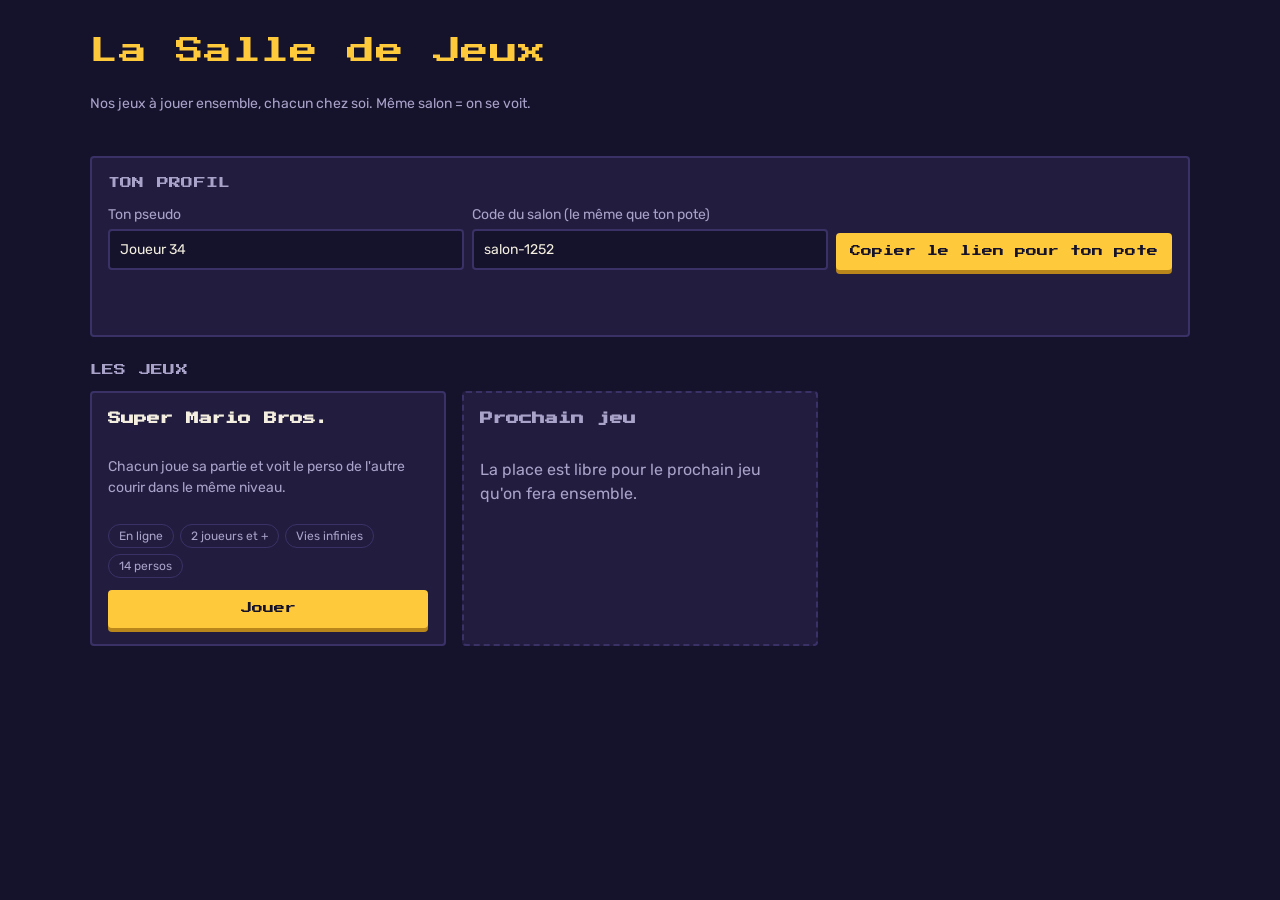
<file: index.html>
<!doctype html>
<html lang="fr">
<head>
<meta charset="utf-8">
<meta name="viewport" content="width=device-width, initial-scale=1, viewport-fit=cover">
<title>La Salle de Jeux</title>
<link rel="preconnect" href="https://fonts.googleapis.com">
<link rel="stylesheet" href="https://fonts.googleapis.com/css2?family=Press+Start+2P&family=Rubik:wght@400;500&display=swap">
<link rel="stylesheet" href="commun/style.css">
<style>
  header { display: grid; gap: 8px; padding-block: 8px 4px; }
  .jeux { display: grid; grid-template-columns: repeat(auto-fill, minmax(280px, 1fr)); gap: 16px; }
  .carte { display: grid; gap: 12px; align-content: start; }
  .carte h3 { font-family: var(--pixel); font-size: 13px; line-height: 1.6; margin: 0; }
  .etiquettes { display: flex; flex-wrap: wrap; gap: 6px; }
  .etiquettes span { font-size: 12px; border: 1px solid var(--bord); border-radius: 99px; padding: 2px 10px; color: var(--doux); }
  .bientot { border-style: dashed; color: var(--doux); }
  #copie { min-height: 1.5em; }
</style>
</head>
<body>
<div class="page">
  <header>
    <h1>La Salle de Jeux</h1>
    <p class="doux">Nos jeux à jouer ensemble, chacun chez soi. Même salon = on se voit.</p>
  </header>

  <section class="panneau" aria-labelledby="t-profil">
    <h2 id="t-profil">Ton profil</h2>
    <div class="ligne">
      <label>Ton pseudo <input type="text" id="pseudo" maxlength="16" autocomplete="nickname"></label>
      <label>Code du salon (le même que ton pote) <input type="text" id="salon" maxlength="30"></label>
      <button id="inviter" type="button">Copier le lien pour ton pote</button>
    </div>
    <p class="doux" id="copie" aria-live="polite"></p>
  </section>

  <section aria-labelledby="t-jeux">
    <h2 id="t-jeux">Les jeux</h2>
    <div class="jeux">
      <article class="panneau carte">
        <h3>Super Mario Bros.</h3>
        <p class="doux">Chacun joue sa partie et voit le perso de l'autre courir dans le même niveau.</p>
        <div class="etiquettes"><span>En ligne</span><span>2 joueurs et +</span><span>Vies infinies</span><span>14 persos</span></div>
        <a class="bouton" href="jeux/smb/?v=8">Jouer</a>
      </article>
      <article class="panneau carte bientot">
        <h3>Prochain jeu</h3>
        <p>La place est libre pour le prochain jeu qu'on fera ensemble.</p>
      </article>
    </div>
  </section>
</div>
<script type="module">
  import { pseudo, salon, changerPseudo, changerSalon, lienInvitation } from "./commun/salle.js";
  const champPseudo = document.getElementById("pseudo");
  const champSalon = document.getElementById("salon");
  champPseudo.value = pseudo();
  champSalon.value = salon();
  champPseudo.addEventListener("change", () => (champPseudo.value = changerPseudo(champPseudo.value)));
  champSalon.addEventListener("change", () => (champSalon.value = changerSalon(champSalon.value)));
  document.getElementById("inviter").addEventListener("click", async () => {
    const lien = lienInvitation();
    const info = document.getElementById("copie");
    try {
      await navigator.clipboard.writeText(lien);
      info.textContent = "Lien copié ! Envoie-le à ton pote : " + lien;
    } catch {
      info.textContent = "Envoie ce lien à ton pote : " + lien;
    }
  });
</script>
</body>
</html>
</file>
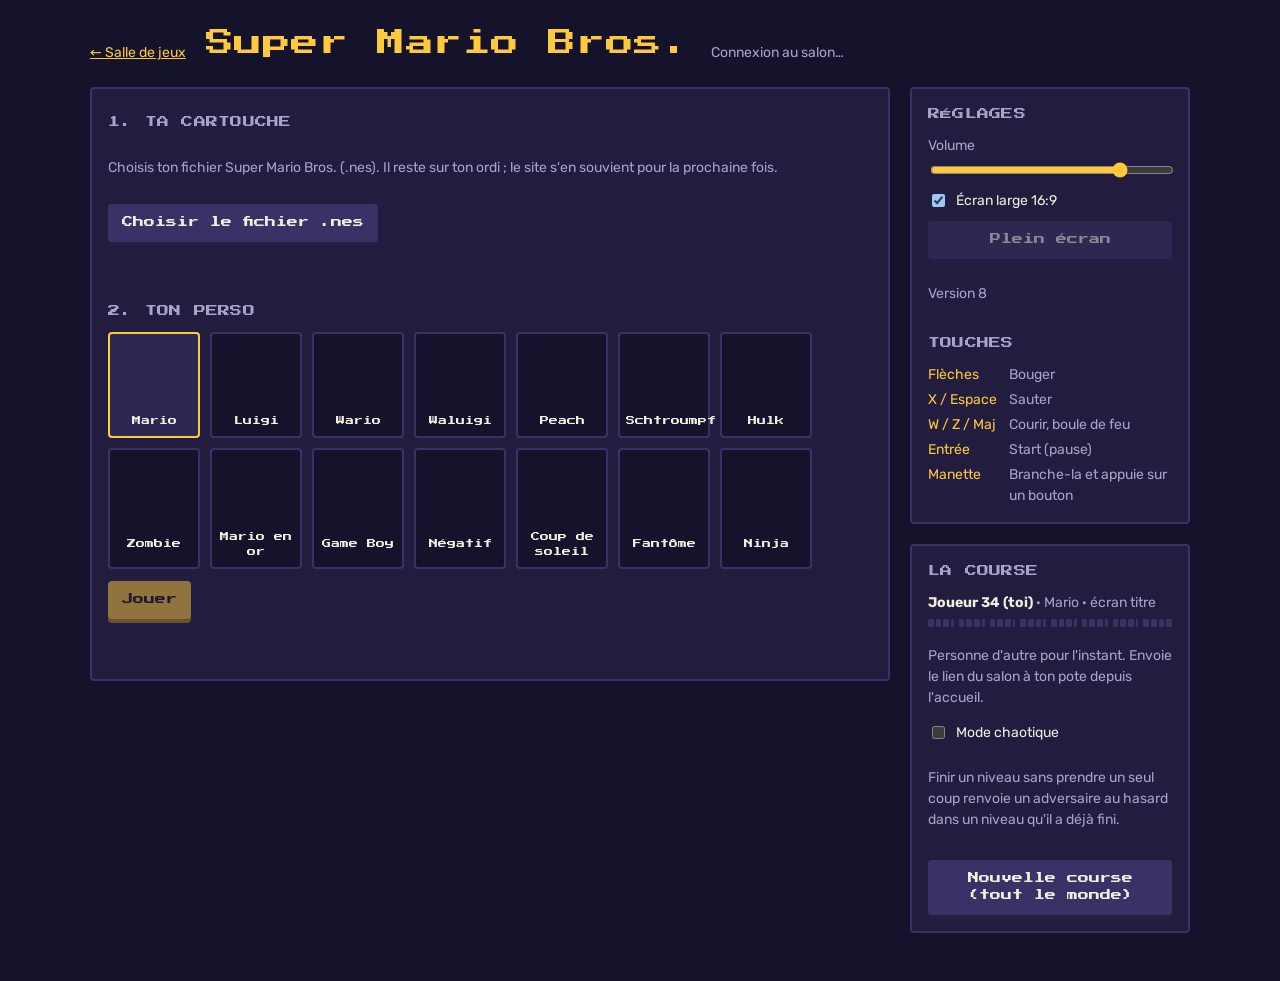
<file: jeux/smb/index.html>
<!doctype html>
<html lang="fr">
<head>
<meta charset="utf-8">
<meta name="viewport" content="width=device-width, initial-scale=1, viewport-fit=cover">
<title>Super Mario Bros. · La Salle de Jeux</title>
<link rel="preconnect" href="https://fonts.googleapis.com">
<link rel="stylesheet" href="https://fonts.googleapis.com/css2?family=Press+Start+2P&family=Rubik:wght@400;500&display=swap">
<link rel="stylesheet" href="../../commun/style.css?v=8">
<style>
  .entete { display: flex; flex-wrap: wrap; gap: 8px 20px; align-items: baseline; }
  .entete a { font-size: 14px; }
  .grille { display: grid; grid-template-columns: minmax(0, 1fr) 280px; gap: 20px; align-items: start; }
  @media (max-width: 820px) { .grille { grid-template-columns: minmax(0, 1fr); } }
  .ecran { position: relative; width: 100%; aspect-ratio: 256 / 240; background: #000; border: 2px solid var(--bord); border-radius: 4px; }
  /* bandeau du mode chaotique, par-dessus le jeu */
  .annonce {
    position: absolute; top: 12%; left: 50%; transform: translateX(-50%); width: max-content; max-width: 90%;
    padding: 10px 14px; background: rgb(0 0 0 / 0.8); color: var(--or); border: 2px solid var(--cerise); border-radius: 4px;
    font: 11px/1.7 var(--pixel); text-align: center; pointer-events: none;
  }
  .ecran.large { aspect-ratio: 16 / 9; }
  .ecran:fullscreen { aspect-ratio: auto; border: 0; border-radius: 0; }
  /* jsnes donne une taille fixe au canvas : on le laisse remplir l'écran (étiré en 16:9, proportions d'origine sinon) */
  .ecran canvas { display: block; width: 100% !important; height: 100% !important; object-fit: contain; }
  .ecran.large canvas { object-fit: fill; }
  .options { display: grid; gap: 10px; margin-bottom: 16px; }
  .options label.case { display: flex; gap: 8px; align-items: center; color: var(--texte); }
  .options input[type="range"] { width: 100%; accent-color: var(--or); }
  #reglages { display: grid; gap: 12px; justify-items: start; }
  #reglages h2 { margin: 8px 0 0; }
  .persos { display: flex; flex-wrap: wrap; gap: 10px; }
  .persos button {
    display: grid; justify-items: center; gap: 6px; width: 92px; padding: 10px 6px 8px;
    background: var(--fond); color: var(--texte); border: 2px solid var(--bord); box-shadow: none; font-size: 9px;
  }
  .persos button[aria-pressed="true"] { border-color: var(--or); background: #2e2752; }
  .persos canvas { width: 32px; height: 64px; image-rendering: pixelated; }
  .colonne { display: grid; gap: 20px; align-content: start; }
  #joueurs { list-style: none; margin: 0 0 12px; padding: 0; display: grid; gap: 14px; font-size: 14px; }
  /* 32 cases = les 32 niveaux, regroupées par monde */
  .piste { display: grid; grid-template-columns: repeat(32, 1fr); gap: 2px; margin: 6px 0 4px; }
  .piste i { height: 8px; background: var(--bord); border-radius: 1px; }
  .piste i:nth-child(4n):not(:last-child) { margin-right: 3px; }
  .piste .fait { background: var(--c); }
  .piste .ici { background: var(--c); box-shadow: 0 0 0 2px var(--or); }
  .fini { color: var(--or); font-weight: 500; }
  #info-course:empty { display: none; }
  dl { display: grid; grid-template-columns: auto 1fr; gap: 4px 12px; margin: 0; font-size: 14px; }
  dt { color: var(--or); }
  dd { margin: 0; color: var(--doux); }
  #erreur { color: var(--cerise); }
</style>
</head>
<body>
<div class="page">
  <header class="entete">
    <a href="../../">← Salle de jeux</a>
    <h1>Super Mario Bros.</h1>
    <span class="doux" id="statut">Connexion au salon…</span>
  </header>

  <div class="grille">
    <div>
      <div id="ecran" class="ecran" hidden><div id="annonce" class="annonce" role="status" hidden></div></div>
      <section id="reglages" class="panneau">
        <h2>1. Ta cartouche</h2>
        <p class="doux">Choisis ton fichier Super Mario Bros. (.nes). Il reste sur ton ordi ; le site s'en souvient pour la prochaine fois.</p>
        <button class="secondaire" id="choisir" type="button">Choisir le fichier .nes</button>
        <input type="file" id="fichier" accept=".nes" hidden>
        <p id="rom-info" class="doux" aria-live="polite"></p>
        <h2>2. Ton perso</h2>
        <div class="persos" id="persos" role="group" aria-label="Choix du perso"></div>
        <button id="jouer" type="button" disabled>Jouer</button>
        <p id="erreur" role="alert"></p>
      </section>
    </div>

    <div class="colonne">
    <aside class="panneau">
      <h2>Réglages</h2>
      <div class="options">
        <label>Volume <input type="range" id="volume" min="0" max="100"></label>
        <label class="case"><input type="checkbox" id="large"> Écran large 16:9</label>
        <button class="secondaire" id="plein-ecran" type="button" disabled>Plein écran</button>
        <p class="doux" id="vitesse">Version 8</p>
      </div>
      <h2>Touches</h2>
      <dl>
        <dt>Flèches</dt><dd>Bouger</dd>
        <dt>X / Espace</dt><dd>Sauter</dd>
        <dt>W / Z / Maj</dt><dd>Courir, boule de feu</dd>
        <dt>Entrée</dt><dd>Start (pause)</dd>
        <dt>Manette</dt><dd>Branche-la et appuie sur un bouton</dd>
      </dl>
    </aside>
    <section class="panneau" aria-labelledby="t-course">
      <h2 id="t-course">La course</h2>
      <ul id="joueurs"></ul>
      <p class="doux" id="seul">Personne d'autre pour l'instant. Envoie le lien du salon à ton pote depuis l'accueil.</p>
      <p class="doux" id="info-course" aria-live="polite"></p>
      <div class="options">
        <label class="case"><input type="checkbox" id="chaos"> Mode chaotique</label>
        <p class="doux">Finir un niveau sans prendre un seul coup renvoie un adversaire au hasard dans un niveau qu'il a déjà fini.</p>
      </div>
      <button class="secondaire" id="reset" type="button">Nouvelle course (tout le monde)</button>
    </section>
    </div>
  </div>
</div>

<script src="../../vendor/jsnes.min.js"></script>
<script src="../../vendor/mqtt.min.js"></script>
<script type="module">
  // ?v= : GitHub Pages laisse les fichiers 10 min en cache ; changer le numéro force le rechargement après une mise à jour
  import { PERSOS, lireRom, recolorer, tempsEnSecondes, passerEnPal, viesInfinies, lireEtat, cameraX, couleursDe, dessinerSprites, MARIO_DEBOUT, teleporter } from "./jeu.js?v=8";
  import { rejoindre, salon, pseudo } from "../../commun/salle.js?v=8";

  const $ = (id) => document.getElementById(id);
  const PALETTE = new jsnes.NES().ppu.palTable.curTable;
  const C = jsnes.Controller;
  const TOUCHES = {
    37: [1, C.BUTTON_LEFT], 38: [1, C.BUTTON_UP], 39: [1, C.BUTTON_RIGHT], 40: [1, C.BUTTON_DOWN],
    88: [1, C.BUTTON_A], 32: [1, C.BUTTON_A],
    87: [1, C.BUTTON_B], 90: [1, C.BUTTON_B], 16: [1, C.BUTTON_B],
    13: [1, C.BUTTON_START], 17: [1, C.BUTTON_SELECT],
  };

  const memoire = {
    lire(cle) { try { return localStorage.getItem(cle); } catch { return null; } },
    ecrire(cle, v) { try { localStorage.setItem(cle, v); } catch {} },
  };

  let rom = null;
  let perso = PERSOS[memoire.lire("smb-perso")] ? memoire.lire("smb-perso") : "mario";
  let nes = null;

  // --- La ROM, gardée dans le navigateur ---
  function prendreRom(octets, nom) {
    const r = lireRom(octets, nom);
    if (!r) {
      $("rom-info").textContent = "Ce fichier n'est pas Super Mario Bros. (NES). Essaie un autre .nes.";
      return false;
    }
    rom = r;
    $("rom-info").textContent = `✓ ${nom || "Super Mario Bros."} · version ${r.pal ? "européenne (50 Hz)" : "américaine (60 Hz)"}`;
    $("choisir").textContent = "Changer de fichier";
    $("jouer").disabled = false;
    afficherPersos();
    return true;
  }
  $("choisir").addEventListener("click", () => $("fichier").click());
  $("fichier").addEventListener("change", async () => {
    const f = $("fichier").files[0];
    if (!f) return;
    const octets = new Uint8Array(await f.arrayBuffer());
    if (prendreRom(octets, f.name)) {
      memoire.ecrire("smb-rom", btoa(String.fromCharCode(...octets)));
      memoire.ecrire("smb-rom-nom", f.name);
    }
  });
  try {
    const b64 = memoire.lire("smb-rom");
    if (b64) prendreRom(Uint8Array.from(atob(b64), (c) => c.charCodeAt(0)), memoire.lire("smb-rom-nom") || "");
  } catch {
    // ROM enregistrée abîmée : on redemandera le fichier
  }

  // --- Choix du perso ---
  function afficherPersos() {
    $("persos").replaceChildren(...Object.entries(PERSOS).map(([cle, p]) => {
      const bouton = document.createElement("button");
      bouton.type = "button";
      bouton.setAttribute("aria-pressed", cle === perso);
      const toile = document.createElement("canvas");
      toile.width = 16;
      toile.height = 32;
      if (rom) dessinerSprites(toile.getContext("2d"), rom.chr, couleursDe({ perso: cle }, PALETTE), MARIO_DEBOUT, 0);
      bouton.append(toile, p.nom);
      bouton.addEventListener("click", () => {
        perso = cle;
        memoire.ecrire("smb-perso", cle);
        afficherPersos();
      });
      return bouton;
    }));
  }
  afficherPersos();

  let ram = null; // mémoire de la NES (change à chaque rechargement de la ROM)

  // --- La course : chrono et morts, du Start sur l'écran titre jusqu'à la hache du château 8-4 ---
  const nouvelleCourse = () => ({
    enCours: false, images: 0, morts: 0, fini: null, vies: 0, modeAvant: 0,
    // mode chaotique : niveau en cours, sans coup pris jusqu'ici ?, taille de Mario, niveaux finis, renvoi en attente
    niveau: null, parfait: true, statut: 0, termines: new Set(), tp: null,
  });
  let course = nouvelleCourse();
  const ips = () => (rom?.pal ? 50.007 : 60.098);
  const nomNiveau = (n) => `${(n >> 2) + 1}-${(n & 3) + 1}`;
  function suivreCourse() {
    const mode = ram[0x770]; // 0 écran titre, 1 en jeu, 2 victoire (hache touchée)
    // départ = Start sur l'écran titre (0 → 1) ; au démarrage de la console, la mémoire vaut n'importe quoi
    if (mode === 1 && course.modeAvant === 0 && course.fini === null) Object.assign(course, { enCours: true, images: 0, morts: 0 });
    if (course.enCours && course.fini === null) {
      course.images++;
      if (mode === 1 && course.modeAvant === 1 && ram[0x75a] === course.vies - 1) {
        course.morts++;
        course.parfait = false;
      }
      if (mode === 2 && ram[0x75f] === 7) { // hache du monde 8 = fin du jeu
        course.fini = course.images / ips();
        finNiveau(31);
      }
    }
    if (mode === 1 && course.modeAvant === 1) suivreChaos();
    course.modeAvant = mode;
    viesInfinies(ram);
    course.vies = ram[0x75a];
  }

  // --- Mode chaotique : un niveau fini sans prendre un coup renvoie un adversaire en arrière ---
  function suivreChaos() {
    const statut = ram[0x756]; // 0 petit, 1 grand, 2 fleur de feu
    if (statut < course.statut) course.parfait = false; // rapetissé = coup pris (une mort le remet aussi à 0)
    course.statut = statut;
    const niveau = Math.min(31, ram[0x75f] * 4 + ram[0x75c]);
    if (course.niveau !== null && niveau !== course.niveau) {
      if (niveau > course.niveau) finNiveau(course.niveau); // en avant : drapeau, hache ou tuyau de raccourci
      course.parfait = true; // nouveau niveau (ou renvoi en arrière) : on repart à zéro
    }
    course.niveau = niveau;
    // un renvoi reçu attend que le joueur ait la main (pas en plein tuyau, drapeau ou pause)
    if (course.tp !== null && ram[0x772] === 3 && ram[0x0e] === 8 && ram[0x776] === 0) {
      teleporter(ram, rom, course.tp);
      course.tp = null;
    }
  }
  function finNiveau(n) {
    course.termines.add(n);
    if (!$("chaos").checked || !course.parfait) return;
    const cibles = [...potes].filter(([, p]) => Date.now() - p.vu < 3000 && p.niveau !== null).map(([id]) => id);
    if (!cibles.length) return annoncer(`Niveau ${nomNiveau(n)} parfait ! Mais personne à renvoyer.`);
    const id = cibles[Math.floor(Math.random() * cibles.length)];
    reseau.envoyer({ tp: id, niveau: n }, true);
    annoncer(`Niveau ${nomNiveau(n)} parfait ! ${potes.get(id).pseudo} est renvoyé en arrière !`);
  }
  function subirChaos(m, par) {
    const n = entier(m.niveau, 31);
    const exploit = `${par} a fini le ${n === null ? "niveau" : nomNiveau(n)} sans un coup`;
    if (m.tp !== reseau.id) return annoncer(`${exploit} : ${potes.get(m.tp)?.pseudo ?? "quelqu'un"} est renvoyé en arrière !`);
    if (!$("chaos").checked || !nes || !rom.zones || course.niveau === null) return;
    const choix = [...course.termines].filter((t) => t < course.niveau);
    if (!choix.length) return annoncer(`${exploit}… mais tu n'as encore rien fini : tu t'en sors !`);
    course.tp = choix[Math.floor(Math.random() * choix.length)];
    annoncer(`${exploit} : retour au ${nomNiveau(course.tp)} pour toi !`);
  }
  function changerChaos(actif, par) {
    if ($("chaos").checked === actif) return;
    $("chaos").checked = actif;
    annoncer(`${par} a ${actif ? "activé" : "désactivé"} le mode chaotique.`);
  }
  $("chaos").addEventListener("change", () => {
    reseau.envoyer({ modeChaos: $("chaos").checked }, true);
    annoncer(`Tu as ${$("chaos").checked ? "activé" : "désactivé"} le mode chaotique pour tout le monde.`);
  });

  // Message important : dans le panneau de la course et en bandeau sur le jeu pendant 5 s
  let finAnnonce;
  function annoncer(texte) {
    $("info-course").textContent = texte;
    $("annonce").textContent = texte;
    $("annonce").hidden = false;
    clearTimeout(finAnnonce);
    finAnnonce = setTimeout(() => ($("annonce").hidden = true), 5000);
  }
  function infosCourse() {
    const enJeu = nes && (ram[0x770] === 1 || ram[0x770] === 2);
    return {
      niveau: enJeu ? Math.min(31, ram[0x75f] * 4 + ram[0x75c]) : null,
      morts: course.morts,
      chrono: course.enCours ? Math.round(course.images / ips()) : null,
      fini: course.fini === null ? null : Math.round(course.fini),
    };
  }

  // --- En ligne : le perso des potes ---
  // Interpolation à tampon (« snapshot interpolation ») : chaque pote est affiché avec un petit retard
  // constant, ajusté à la gigue du réseau, et on glisse entre ses images reçues. Le pote envoie
  // toutes ses images (7 par message) : animation complète, sans à-coups.
  const potes = new Map(); // id → infos du pote + tampon de ses images
  // heure de l'image affichée : l'horloge du jeu (pile 20 ms par image) une fois lancé, pour un pas régulier
  let horloge = () => performance.now();
  const entier = (v, max) => (Number.isInteger(v) && v >= 0 && v <= max ? v : null);
  function recevoirMessage(m) {
    const nom = String(m.pseudo).slice(0, 16);
    if (m.reset === true) return recommencer(nom);
    if (typeof m.modeChaos === "boolean") return changerChaos(m.modeChaos, nom);
    if (typeof m.tp === "string") return subirChaos(m, nom);
    if (!potes.has(m.id) && $("chaos").checked) reseau.envoyer({ modeChaos: true }, true); // un nouveau venu se met au diapason
    const p = potes.get(m.id) ?? { tampon: [], gigue: 0 };
    Object.assign(p, {
      pseudo: nom,
      perso: m.perso,
      vu: Date.now(),
      niveau: entier(m.niveau, 31),
      morts: entier(m.morts, 1e5) ?? 0,
      chrono: entier(m.chrono, 1e7),
      fini: entier(m.fini, 1e7),
    });
    if (Array.isArray(m.etats)) recevoirEtats(p, m.etats.slice(0, 12));
    potes.set(m.id, p);
  }
  const reseau = rejoindre("smb", recevoirMessage);

  function recevoirEtats(p, etats) {
    for (const e of etats) {
      const dernier = p.tampon.at(-1);
      if (e && Number.isFinite(e.t) && (!dernier || e.t > dernier.t)) p.tampon.push(e);
    }
    if (p.tampon.length > 100) p.tampon.splice(0, p.tampon.length - 100);
    const dernier = p.tampon.at(-1);
    if (!dernier) return;
    const ecart = performance.now() - dernier.t; // notre horloge moins l'horloge de jeu du pote
    if (p.decalage === undefined || ecart < p.decalage || ecart - p.decalage > 1000) p.decalage = ecart; // 1er message, ou pote revenu d'une pause
    else p.decalage += 0.05; // suit lentement un réseau devenu plus lent
    p.gigue = Math.max(ecart - p.decalage, p.gigue * 0.995);
  }

  function ancre(e) {
    if (!Array.isArray(e?.spr) || !e.spr.length) return null;
    const spr = e.spr.slice(0, 8);
    const xs = spr.map((s) => (Array.isArray(s) ? s[0] | 0 : 0));
    const ys = spr.map((s) => (Array.isArray(s) ? s[1] | 0 : 0));
    return { x: Math.min(...xs), xMax: Math.max(...xs), y: Math.min(...ys) };
  }

  function etatAffiche(p) {
    const tampon = p.tampon;
    if (!tampon.length) return null;
    // retard d'affichage : la gigue mesurée + de quoi tenir jusqu'au message suivant (~140 ms d'images par message)
    // pour avoir toujours l'image suivante en réserve ; il varie en douceur
    const voulu = Math.min(600, p.gigue + 180);
    p.retard = (p.retard ?? voulu) + Math.max(-0.2, Math.min(2, voulu - (p.retard ?? voulu)));
    const cible = horloge() - p.decalage - p.retard;
    while (tampon.length > 2 && tampon[1].t <= cible) tampon.shift();
    const [a, b] = tampon;
    if (!b || cible <= a.t) return { etat: a, dx: 0, dy: 0 };
    const f = Math.min(1, (cible - a.t) / (b.t - a.t));
    const etat = f < 0.5 ? a : b;
    const pa = ancre(a);
    const pb = ancre(b);
    const pe = ancre(etat);
    // grand écart (mort, tuyau…) : pas de glissade, on se place directement
    if (!pa || !pb || !pe || Math.abs(pb.x - pa.x) > 48 || Math.abs(pb.y - pa.y) > 48) return { etat, dx: 0, dy: 0 };
    return { etat, dx: Math.round(pa.x + (pb.x - pa.x) * f - pe.x), dy: Math.round(pa.y + (pb.y - pa.y) * f - pe.y) };
  }

  function dessinerPotes(ctx) {
    const ici = lireEtat(ram).zone;
    if (!ici) return;
    const camX = cameraX(ram);
    ctx.font = "8px monospace";
    ctx.textAlign = "center";
    ctx.lineWidth = 2;
    ctx.strokeStyle = "#000";
    for (const p of potes.values()) {
      if (Date.now() - p.vu > 3000) continue;
      const vue = etatAffiche(p);
      const a = vue && vue.etat.zone === ici && ancre(vue.etat);
      if (!a) continue;
      dessinerSprites(ctx, rom.chr, couleursDe({ perso: p.perso, feu: vue.etat.feu }, PALETTE), vue.etat.spr, camX - vue.dx, vue.dy);
      const x = (a.x + a.xMax) / 2 + 4 - camX + vue.dx;
      ctx.fillStyle = "#fff";
      ctx.strokeText(p.pseudo, x, a.y + vue.dy - 3);
      ctx.fillText(p.pseudo, x, a.y + vue.dy - 3);
    }
  }

  // --- Nouvelle course pour tout le salon ---
  function chargerRom() {
    nes.loadROM(tempsEnSecondes(recolorer(rom, perso), rom.pal));
    if (rom.pal) passerEnPal(nes);
    ram = nes.cpu.mem;
  }
  function recommencer(par) {
    course = nouvelleCourse();
    if (nes) chargerRom();
    annoncer(`Nouvelle course lancée par ${par}.`);
  }
  $("reset").addEventListener("click", () => {
    if (!confirm("Relancer une nouvelle course pour tout le salon ? Tout le monde repart de l'écran titre, chronos et morts à zéro.")) return;
    reseau.envoyer({ reset: true }, true);
    recommencer("toi");
  });

  // --- Panneau de la course ---
  const duree = (s) => {
    const h = Math.floor(s / 3600);
    const min = Math.floor(s / 60) % 60;
    const sec = String(s % 60).padStart(2, "0");
    return h ? `${h}:${String(min).padStart(2, "0")}:${sec}` : `${min}:${sec}`;
  };
  // couleur de la piste : la tenue du perso, ou sa couleur la plus claire si la tenue est trop sombre (Ninja, Game Boy)
  const clarte = (rgb) => rgb.match(/\d+/g).reduce((s, v) => s + Number(v), 0);
  function couleurPiste(perso) {
    const couleurs = couleursDe({ perso }, PALETTE);
    return clarte(couleurs[0]) > 200 ? couleurs[0] : couleurs.reduce((a, b) => (clarte(b) > clarte(a) ? b : a));
  }
  function ligneJoueur(j) {
    const li = document.createElement("li");
    const nom = document.createElement("strong");
    nom.textContent = j.pseudo + (j.moi ? " (toi)" : "");
    const ou = document.createElement("span");
    ou.className = "doux";
    const niveau = j.niveau === null ? "écran titre" : `monde ${(j.niveau >> 2) + 1}-${(j.niveau & 3) + 1}`;
    ou.textContent = ` · ${PERSOS[j.perso]?.nom ?? "?"} · ${j.fini !== null ? "terminé !" : niveau}`;
    const piste = document.createElement("div");
    piste.className = "piste";
    piste.setAttribute("role", "img");
    piste.setAttribute("aria-label", `Progression : ${niveau}`);
    piste.style.setProperty("--c", couleurPiste(j.perso));
    for (let i = 0; i < 32; i++) {
      const c = piste.appendChild(document.createElement("i"));
      if (j.fini !== null || (j.niveau !== null && i < j.niveau)) c.className = "fait";
      else if (i === j.niveau) c.className = "ici";
    }
    const stats = document.createElement("div");
    const morts = `${j.morts} mort${j.morts > 1 ? "s" : ""}`;
    stats.className = j.fini !== null ? "fini" : "doux";
    stats.textContent = j.fini !== null ? `Terminé en ${duree(j.fini)} · ${morts}` : j.chrono !== null ? `${duree(j.chrono)} · ${morts}` : "";
    li.append(nom, ou, piste, stats);
    return li;
  }

  // Compteur de vitesse visible : pour vérifier d'un coup d'œil que le jeu ne s'emballe pas
  const VERSION = 8;
  let images = 0;
  setInterval(() => {
    if (nes) $("vitesse").textContent = `Version ${VERSION} · ${images} images/s (normal : ${rom.pal ? 50 : 60})`;
    images = 0;
  }, 1000);

  setInterval(() => {
    for (const [id, p] of potes) if (Date.now() - p.vu > 5000) potes.delete(id);
    if (!nes) reseau.envoyer({ perso, ...infosCourse() });
    $("statut").textContent = reseau.connecte() ? `Salon « ${salon()} »` : "Connexion au salon…";
    const joueurs = [{ pseudo: pseudo(), perso, moi: true, ...infosCourse() }, ...potes.values()];
    $("joueurs").replaceChildren(...joueurs.map(ligneJoueur));
    $("seul").hidden = potes.size > 0;
  }, 500);

  // --- Manette standard (Xbox / PlayStation) ---
  function suivreManette() {
    let avant = {};
    (function lire() {
      const pad = [...(navigator.getGamepads?.() ?? [])].find(Boolean);
      if (pad) {
        const b = (i) => !!pad.buttons[i]?.pressed;
        const etat = {
          [C.BUTTON_A]: b(0) || b(1), [C.BUTTON_B]: b(2) || b(3),
          [C.BUTTON_SELECT]: b(8), [C.BUTTON_START]: b(9),
          [C.BUTTON_UP]: b(12) || pad.axes[1] < -0.5, [C.BUTTON_DOWN]: b(13) || pad.axes[1] > 0.5,
          [C.BUTTON_LEFT]: b(14) || pad.axes[0] < -0.5, [C.BUTTON_RIGHT]: b(15) || pad.axes[0] > 0.5,
        };
        for (const k in etat) if (etat[k] !== !!avant[k]) (etat[k] ? nes.buttonDown : nes.buttonUp)(1, +k);
        avant = etat;
      }
      requestAnimationFrame(lire);
    })();
  }

  // --- Réglages : volume et format d'écran ---
  let volume = 0.64;
  $("volume").value = Number(memoire.lire("volume") ?? 80);
  $("large").checked = memoire.lire("smb-large") !== "non";
  function appliquerReglages() {
    volume = ($("volume").value / 100) ** 2; // au carré : l'oreille entend mieux la différence en bas du curseur
    $("ecran").classList.toggle("large", $("large").checked);
  }
  $("volume").addEventListener("input", () => {
    memoire.ecrire("volume", $("volume").value);
    appliquerReglages();
  });
  $("large").addEventListener("change", () => {
    memoire.ecrire("smb-large", $("large").checked ? "oui" : "non");
    appliquerReglages();
  });
  $("plein-ecran").addEventListener("click", () => $("ecran").requestFullscreen?.().catch(() => {}));
  appliquerReglages();

  // --- Lancer la partie ---
  $("jouer").addEventListener("click", () => {
    $("reglages").hidden = true;
    $("ecran").hidden = false;
    const navigateur = new jsnes.Browser({
      container: $("ecran"),
      onError: (e) => {
        $("reglages").hidden = false;
        $("erreur").textContent = "L'émulateur a planté : " + e.message + ". Recharge la page pour relancer.";
      },
    });
    nes = navigateur.nes;
    navigateur.keyboard.keys = TOUCHES;
    // start() ouvre la carte son ; la première image ne sera calculée qu'au prochain rafraîchissement, après chargerRom().
    navigateur.start();
    // jsnes 2.1 fixe la fréquence du son (44,1 kHz) avant d'ouvrir la carte son : on la recale avant de charger la ROM.
    nes.opts.sampleRate = navigateur._speakers.audioCtx?.sampleRate ?? nes.opts.sampleRate;
    chargerRom();
    const minuteur = navigateur._frameTimer;
    if (rom.pal) minuteur.interval = 1000 / 50.007;
    horloge = () => minuteur.lastFrameTime || performance.now();
    // Le minuteur de jsnes 2.1, une fois en avance (images ajoutées quand le son manque), calcule une image
    // à chaque rafraîchissement de l'écran : le jeu tournait à 144 images/s sur un écran 144 Hz.
    // Remplacé par une horloge qui ne calcule que les images dues.
    minuteur.onAnimationFrame = () => {
      minuteur.requestAnimationFrame();
      const temps = performance.now(); // même horloge que la garde du son ci-dessous, sur tous les navigateurs
      if (!minuteur.lastFrameTime || temps - minuteur.lastFrameTime > 250) minuteur.lastFrameTime = temps; // départ, onglet en pause
      let dues = 0;
      while (temps - minuteur.lastFrameTime >= minuteur.interval && dues++ < 4) minuteur.generateFrame();
      if (dues) minuteur.onWriteFrame();
    };
    // son en manque : une image d'avance au plus (generateFrame avance aussi l'horloge, donc rien n'accélère)
    navigateur._speakers.onBufferUnderrun = () => {
      if (minuteur.lastFrameTime < performance.now()) minuteur.generateFrame();
    };
    const sortieSon = nes.opts.onAudioSample;
    nes.opts.onAudioSample = (g, d) => sortieSon(g * volume, d * volume);
    $("plein-ecran").disabled = false;
    const ctx = navigateur._screen.context;
    const calculerImage = minuteur.onGenerateFrame;
    const afficherImage = minuteur.onWriteFrame;
    let n = 0;
    let lot = [];
    const parMessage = Math.ceil(1000 / minuteur.interval / 8); // le relais n'accepte que 10 messages/s : on en vise 8 au plus
    minuteur.onGenerateFrame = () => {
      calculerImage();
      images++;
      suivreCourse();
      const etat = lireEtat(ram);
      etat.t = Math.round(++n * minuteur.interval); // horloge de jeu : régulière même quand les images sont calculées par paquets
      lot.push(etat);
      if (lot.length >= parMessage) {
        reseau.envoyer({ perso, etats: lot, ...infosCourse() });
        lot = [];
      }
    };
    minuteur.onWriteFrame = () => {
      afficherImage();
      dessinerPotes(ctx);
    };
    suivreManette();
    window.nesDebug = { nes, potes, navigateur, recevoirMessage, get ram() { return ram; }, get course() { return course; } }; // pour tester depuis la console
  });
</script>
</body>
</html>
</file>
<file: commun/style.css>
/* Salle d'arcade de nuit : moquette indigo, néons cerise et or de pièce. Un seul thème, sombre, voulu. */
:root {
  --fond: #15122b;
  --panneau: #221d3f;
  --bord: #3a3266;
  --texte: #f3eedf;
  --doux: #a9a2c9;
  --cerise: #ff4f5e;
  --or: #ffc93c;
  --vert: #5ee08a;
  --pixel: "Press Start 2P", ui-monospace, monospace;
  --corps: "Rubik", system-ui, sans-serif;
  color-scheme: dark;
}
* { box-sizing: border-box; }
[hidden] { display: none !important; }
body {
  margin: 0;
  background: var(--fond);
  color: var(--texte);
  font: 16px/1.5 var(--corps);
  padding: 24px max(16px, env(safe-area-inset-right, 0px)) 48px max(16px, env(safe-area-inset-left, 0px));
}
.page { max-width: 1100px; margin: 0 auto; display: grid; gap: 24px; }
h1, h2, .pixel { font-family: var(--pixel); font-weight: 400; letter-spacing: 0.02em; text-wrap: balance; }
h1 { font-size: clamp(18px, 4vw, 28px); line-height: 1.4; margin: 0; color: var(--or); }
h2 { font-size: 12px; margin: 0 0 12px; color: var(--doux); text-transform: uppercase; }
a { color: var(--or); }
.panneau { background: var(--panneau); border: 2px solid var(--bord); border-radius: 4px; padding: 16px; }
label { display: grid; gap: 4px; font-size: 14px; color: var(--doux); }
input[type="text"] {
  font: inherit; color: var(--texte); background: var(--fond);
  border: 2px solid var(--bord); border-radius: 4px; padding: 8px 10px; width: 100%;
}
button, .bouton {
  font-family: var(--pixel); font-size: 11px; line-height: 1.6; cursor: pointer; text-decoration: none;
  color: var(--fond); background: var(--or); border: 0; border-radius: 4px;
  padding: 10px 14px; box-shadow: 0 4px 0 #b8861a; display: inline-block; text-align: center;
}
button:active, .bouton:active { transform: translateY(2px); box-shadow: 0 2px 0 #b8861a; }
button.secondaire { background: var(--bord); color: var(--texte); box-shadow: 0 4px 0 #241f45; }
button:disabled { opacity: 0.5; cursor: default; }
:focus-visible { outline: 3px solid var(--cerise); outline-offset: 2px; }
.doux { color: var(--doux); font-size: 14px; }
.ligne { display: flex; flex-wrap: wrap; gap: 8px; align-items: end; }
.ligne > label { flex: 1 1 180px; }
@media (prefers-reduced-motion: reduce) { * { transition: none !important; } }
</file>
